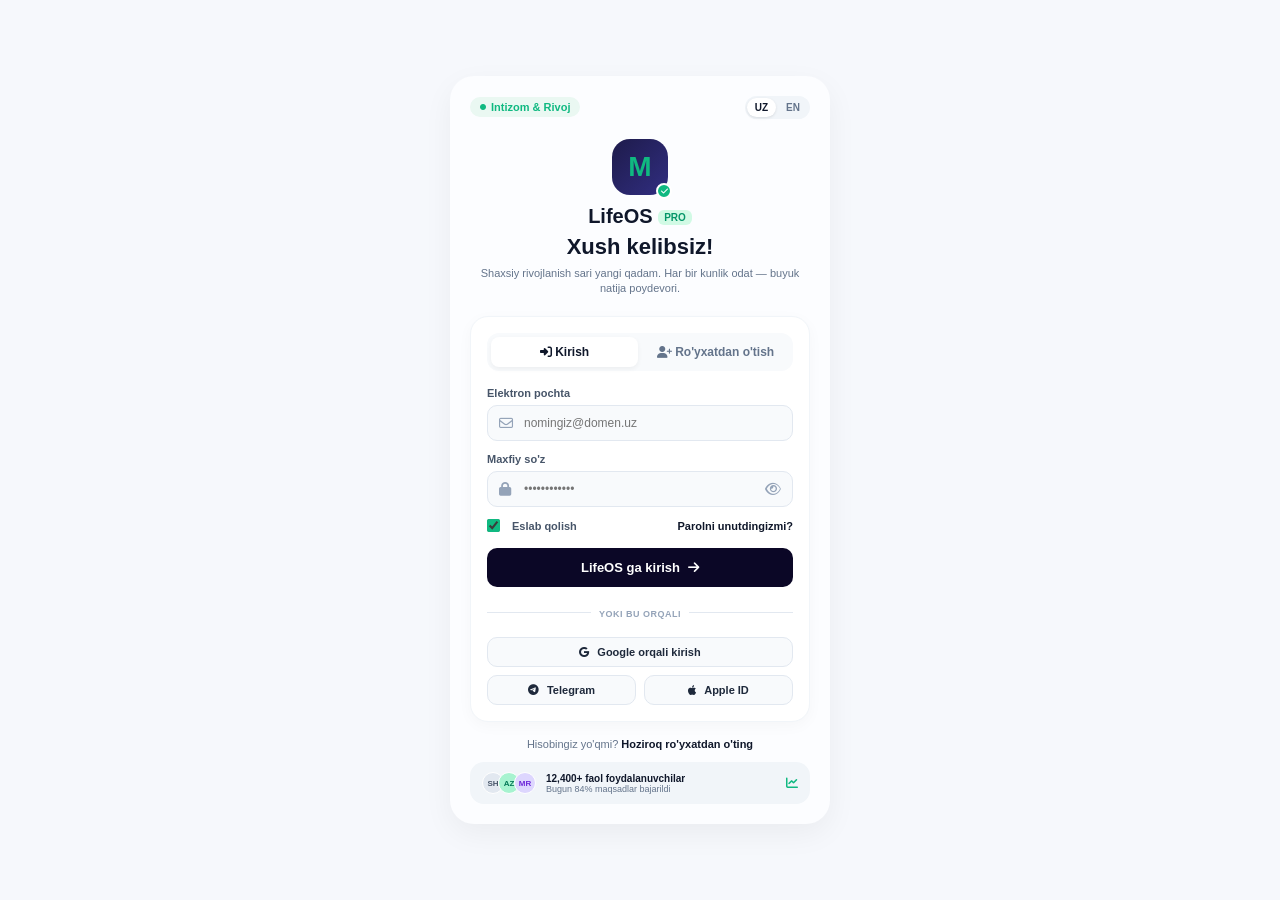
<file: index.html>
<!DOCTYPE html>
<html lang="uz">
<head>
  <meta charset="UTF-8">
  <meta name="viewport" content="width=device-width, initial-scale=1.0">
  <title>LifeOS - Kirish</title>
  <link rel="stylesheet" href="style.css">
  <!-- FontAwesome ikonkalari uchun -->
  <link rel="stylesheet" href="https://cdnjs.cloudflare.com/ajax/libs/font-awesome/6.4.0/css/all.min.css">
</head>
<body>

  <div class="login-container">
    
    <!-- Yuqori panel: Badge va Tillar -->
    <div class="top-bar">
      <span class="badge"><i class="fa-solid fa-circle"></i> Intizom & Rivoj</span>
      <div class="lang-switch">
        <span class="lang active">UZ</span>
        <span class="lang">EN</span>
      </div>
    </div>

    <!-- Logo va Sarlavha -->
    <div class="header-section">
      <div class="logo-box">
        <span class="logo-m">M</span>
        <span class="verified-icon"><i class="fa-solid fa-check"></i></span>
      </div>
      <h1 class="brand-name">LifeOS <span class="pro-tag">PRO</span></h1>
      <h2 class="welcome-title">Xush kelibsiz!</h2>
      <p class="subtitle">Shaxsiy rivojlanish sari yangi qadam. Har bir kunlik odat — buyuk natija poydevori.</p>
    </div>

    <!-- Forma kartasi -->
    <div class="form-card">
      
      <!-- Tab tugmalari -->
      <div class="tab-group">
        <a href="login.html" class="tab-btn active"><i class="fa-solid fa-right-to-bracket"></i> Kirish</a>
        <a href="register.html" class="tab-btn"><i class="fa-solid fa-user-plus"></i> Ro'yxatdan o'tish</a>
      </div>

      <!-- Forma -->
      <form action="dashboard.html">
        
        <!-- Input: Email -->
        <div class="input-group">
          <label for="email">Elektron pochta</label>
          <div class="input-wrapper">
            <i class="fa-regular fa-envelope icon"></i>
            <input type="email" id="email" placeholder="nomingiz@domen.uz" required>
          </div>
        </div>

        <!-- Input: Parol -->
        <div class="input-group">
          <label for="password">Maxfiy so'z</label>
          <div class="input-wrapper">
            <i class="fa-solid fa-lock icon"></i>
            <input type="password" id="password" placeholder="••••••••••••" required>
            <i class="fa-regular fa-eye eye-icon"></i>
          </div>
        </div>

        <!-- Optionlar: Eslab qolish & Parolni unutdingizmi -->
        <div class="form-options">
          <label class="checkbox-container">
            <input type="checkbox" checked>
            <span class="checkmark"></span>
            Eslab qolish
          </label>
          <a href="#" class="forgot-link">Parolni unutdingizmi?</a>
        </div>

        <!-- Kirish tugmasi -->
        <a href="dashboard.html" class="submit-btn">
          LifeOS ga kirish <i class="fa-solid fa-arrow-right"></i>
        </a>

      </form>

      <!-- Bo'lim ajratuvchi -->
      <div class="divider">
        <span>YOKI BU ORQALI</span>
      </div>

      <!-- Social loginlar -->
      <div class="social-login">
        <a href="dashboard.html" class="social-btn google-btn">
          <i class="fa-brands fa-google"></i> Google orqali kirish
        </a>
        <div class="social-row">
          <a href="dashboard.html" class="social-btn sub-btn">
            <i class="fa-brands fa-telegram"></i> Telegram
          </a>
          <a href="dashboard.html" class="social-btn sub-btn">
            <i class="fa-brands fa-apple"></i> Apple ID
          </a>
        </div>
      </div>

    </div>

    <!-- Pastki sahifa o'tish matni -->
    <p class="bottom-register-text">
      Hisobingiz yo'qmi? <a href="register.html">Hoziroq ro'yxatdan o'ting</a>
    </p>

    <!-- Statistika kartasi -->
    <div class="stats-card">
      <div class="avatar-group">
        <span class="avatar av-1">SH</span>
        <span class="avatar av-2">AZ</span>
        <span class="avatar av-3">MR</span>
      </div>
      <div class="stats-text">
        <strong>12,400+ faol foydalanuvchilar</strong>
        <p>Bugun 84% maqsadlar bajarildi</p>
      </div>
      <i class="fa-solid fa-chart-line stats-icon"></i>
    </div>

  </div>

</body>
</html>
</file>
<file: style.css>
* {
    box-sizing: border-box;
    margin: 0;
    padding: 0;
    font-family: 'Segoe UI', Tahoma, Geneva, Verdana, sans-serif;
}

body {
    background-color: #f6f8fc;
    display: flex;
    justify-content: center;
    align-items: center;
    min-height: 100vh;
    padding: 20px 10px;
}

.login-container {
    width: 100%;
    max-width: 380px;
    background-color: #fcfdff;
    border-radius: 24px;
    padding: 20px;
    box-shadow: 0 10px 30px rgba(0, 0, 0, 0.05);
}

/* Yuqori qism */
.top-bar {
    display: flex;
    justify-content: space-between;
    align-items: center;
    margin-bottom: 20px;
}

.badge {
    background-color: #eaf8f2;
    color: #10b981;
    font-size: 11px;
    font-weight: 600;
    padding: 4px 10px;
    border-radius: 20px;
    display: flex;
    align-items: center;
    gap: 5px;
}

.badge i {
    font-size: 6px;
}

.lang-switch {
    background-color: #f1f5f9;
    padding: 2px;
    border-radius: 12px;
    display: flex;
    gap: 2px;
}

.lang {
    font-size: 10px;
    font-weight: 700;
    padding: 4px 8px;
    border-radius: 10px;
    color: #64748b;
    cursor: pointer;
}

.lang.active {
    background-color: #ffffff;
    color: #0f172a;
    box-shadow: 0 1px 3px rgba(0, 0, 0, 0.1);
}

/* Header */
.header-section {
    text-align: center;
    margin-bottom: 20px;
}

.logo-box {
    width: 56px;
    height: 56px;
    background: linear-gradient(135deg, #1e1b4b 0%, #312e81 100%);
    border-radius: 18px;
    display: flex;
    justify-content: center;
    align-items: center;
    margin: 0 auto 10px auto;
    position: relative;
}

.logo-m {
    color: #10b981;
    font-size: 28px;
    font-weight: 900;
}

.verified-icon {
    position: absolute;
    bottom: -4px;
    right: -4px;
    background-color: #10b981;
    color: #ffffff;
    width: 16px;
    height: 16px;
    border-radius: 50%;
    font-size: 8px;
    display: flex;
    justify-content: center;
    align-items: center;
    border: 2px solid #ffffff;
}

.brand-name {
    font-size: 20px;
    color: #0f172a;
    font-weight: 800;
}

.pro-tag {
    background-color: #d1fae5;
    color: #059669;
    font-size: 10px;
    padding: 2px 6px;
    border-radius: 6px;
    vertical-align: middle;
}

.welcome-title {
    font-size: 22px;
    color: #0f172a;
    margin: 6px 0;
    font-weight: 800;
}

.subtitle {
    font-size: 11px;
    color: #64748b;
    line-height: 1.4;
    padding: 0 10px;
}

/* Forma kartasi */
.form-card {
    background-color: #ffffff;
    border-radius: 18px;
    padding: 16px;
    box-shadow: 0 4px 15px rgba(0, 0, 0, 0.03);
    border: 1px solid #f1f5f9;
}

.tab-group {
    background-color: #f8fafc;
    padding: 4px;
    border-radius: 12px;
    display: flex;
    gap: 4px;
    margin-bottom: 16px;
}

.tab-btn {
    flex: 1;
    text-decoration: none;
    text-align: center;
    padding: 8px 0;
    font-size: 12px;
    font-weight: 600;
    color: #64748b;
    border-radius: 8px;
}

.tab-btn.active {
    background-color: #ffffff;
    color: #0f172a;
    box-shadow: 0 2px 5px rgba(0, 0, 0, 0.05);
}

.input-group {
    margin-bottom: 12px;
    text-align: left;
}

.input-group label {
    display: block;
    font-size: 11px;
    font-weight: 600;
    color: #475569;
    margin-bottom: 6px;
}

.input-wrapper {
    position: relative;
    display: flex;
    align-items: center;
}

.input-wrapper .icon {
    position: absolute;
    left: 12px;
    color: #94a3b8;
    font-size: 14px;
}

.input-wrapper .eye-icon {
    position: absolute;
    right: 12px;
    color: #94a3b8;
    font-size: 14px;
    cursor: pointer;
}

.input-wrapper input {
    width: 100%;
    padding: 10px 36px 10px 36px;
    background-color: #f8fafc;
    border: 1px solid #e2e8f0;
    border-radius: 10px;
    font-size: 12px;
    outline: none;
}

.form-options {
    display: flex;
    justify-content: space-between;
    align-items: center;
    margin-bottom: 16px;
    font-size: 11px;
}

.checkbox-container {
    display: flex;
    align-items: center;
    gap: 6px;
    color: #475569;
    font-weight: 600;
    cursor: pointer;
}

.checkbox-container input {
    accent-color: #10b981;
}

.forgot-link {
    color: #0f172a;
    text-decoration: none;
    font-weight: 700;
}

.submit-btn {
    display: flex;
    justify-content: center;
    align-items: center;
    gap: 8px;
    width: 100%;
    background-color: #0b0726;
    color: #ffffff;
    text-decoration: none;
    padding: 12px;
    border-radius: 10px;
    font-size: 13px;
    font-weight: 700;
    transition: opacity 0.2s;
}

.submit-btn:hover {
    opacity: 0.95;
}

.divider {
    text-align: center;
    margin: 16px 0;
    position: relative;
}

.divider::before {
    content: "";
    position: absolute;
    left: 0;
    top: 50%;
    width: 100%;
    height: 1px;
    background-color: #e2e8f0;
}

.divider span {
    position: relative;
    background-color: #ffffff;
    padding: 0 8px;
    font-size: 9px;
    font-weight: 700;
    color: #94a3b8;
    letter-spacing: 0.5px;
}

.social-login {
    display: flex;
    flex-direction: column;
    gap: 8px;
}

.social-btn {
    display: flex;
    justify-content: center;
    align-items: center;
    gap: 8px;
    text-decoration: none;
    background-color: #f8fafc;
    border: 1px solid #e2e8f0;
    padding: 8px;
    border-radius: 10px;
    font-size: 11px;
    font-weight: 600;
    color: #1e293b;
}

.social-row {
    display: flex;
    gap: 8px;
}

.social-row .social-btn {
    flex: 1;
}

.bottom-register-text {
    text-align: center;
    font-size: 11px;
    color: #64748b;
    margin: 16px 0 12px 0;
}

.bottom-register-text a {
    color: #0f172a;
    font-weight: 800;
    text-decoration: none;
}

/* Statistika kartasi */
.stats-card {
    background-color: #f1f5f9;
    border-radius: 14px;
    padding: 10px 12px;
    display: flex;
    align-items: center;
    gap: 10px;
}

.avatar-group {
    display: flex;
}

.avatar {
    width: 22px;
    height: 22px;
    border-radius: 50%;
    font-size: 8px;
    font-weight: 700;
    display: flex;
    justify-content: center;
    align-items: center;
    border: 1.5px solid #ffffff;
    margin-left: -6px;
}

.avatar:first-child {
    margin-left: 0;
}

.av-1 {
    background-color: #e2e8f0;
    color: #475569;
}

.av-2 {
    background-color: #a7f3d0;
    color: #047857;
}

.av-3 {
    background-color: #ddd6fe;
    color: #6d28d9;
}

.stats-text {
    flex: 1;
}

.stats-text strong {
    display: block;
    font-size: 10px;
    color: #0f172a;
}

.stats-text p {
    font-size: 9px;
    color: #64748b;
}

.stats-icon {
    color: #10b981;
    font-size: 12px;
}
</file>
